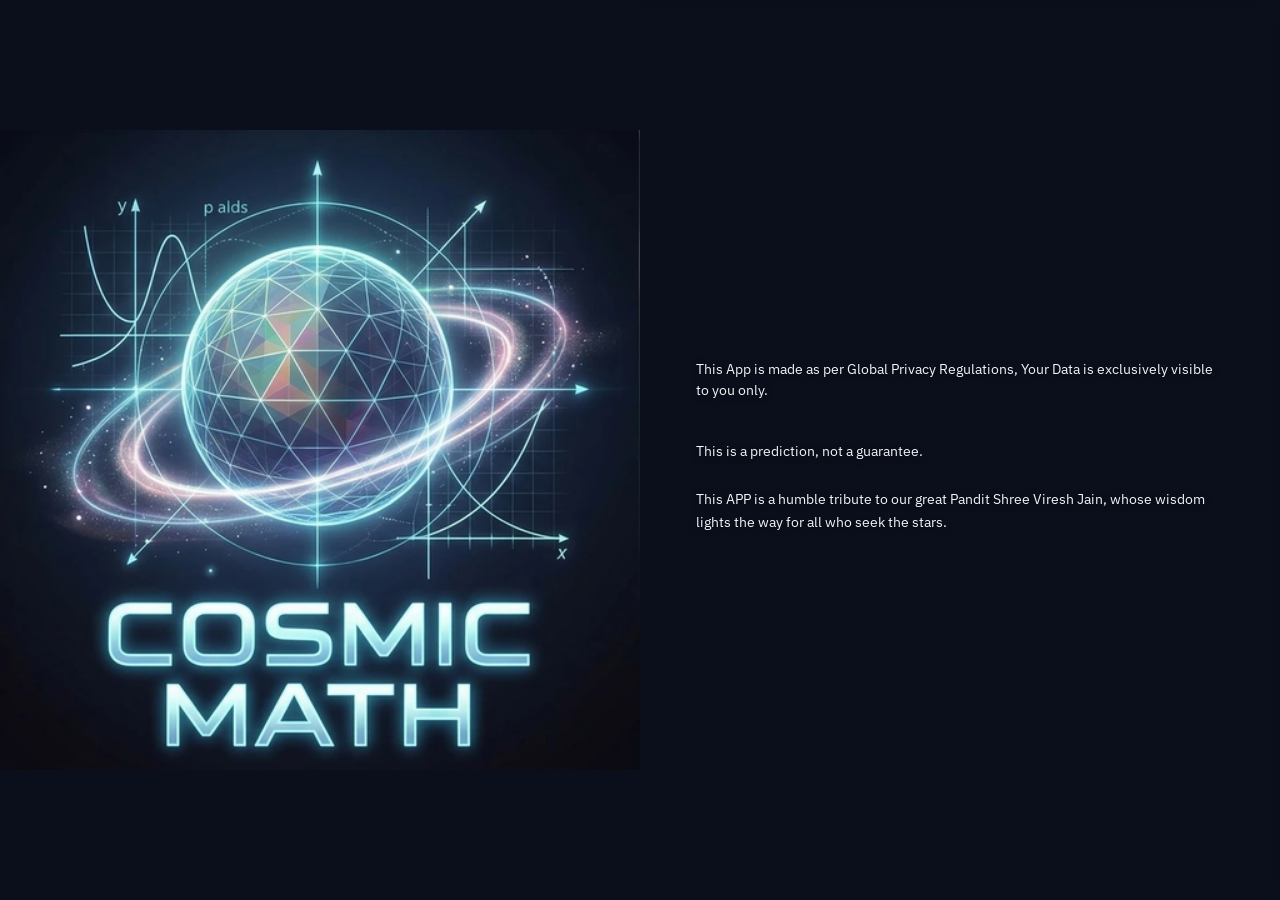
<file: index.html>
<!DOCTYPE html>
<html lang="en">
<head>
<meta charset="UTF-8" />
<meta name="viewport" content="width=device-width, initial-scale=1.0, viewport-fit=cover" />
<title>Cosmic Math</title>
<meta name="robots" content="noindex, nofollow" />
<link rel="manifest" href="manifest.webmanifest" />
<meta name="theme-color" content="#0B0D1F" />
<link rel="icon" type="image/png" sizes="48x48" href="icons/favicon-48.png" />
<link rel="icon" type="image/png" sizes="96x96" href="icons/favicon-96.png" />
<link rel="apple-touch-icon" href="icons/apple-touch-icon.png" />
<meta name="apple-mobile-web-app-capable" content="yes" />
<meta name="mobile-web-app-capable" content="yes" />
<meta name="apple-mobile-web-app-title" content="Cosmic Math" />
<link rel="preconnect" href="https://fonts.googleapis.com">
<link rel="preconnect" href="https://fonts.gstatic.com" crossorigin>
<link href="https://fonts.googleapis.com/css2?family=IBM+Plex+Sans:wght@400;500;600;700&family=Cormorant+Garamond:wght@500;600;700&display=swap" rel="stylesheet">
<link rel="stylesheet" href="style.css?v=66a01b1" />
<script src="https://accounts.google.com/gsi/client" async defer></script>
</head>
<body>
<div id="app"><p class="muted" style="padding:24px;">Loading…</p></div>
<script type="module" src="app.js?v=66a01b1"></script>
</body>
</html>
</file>
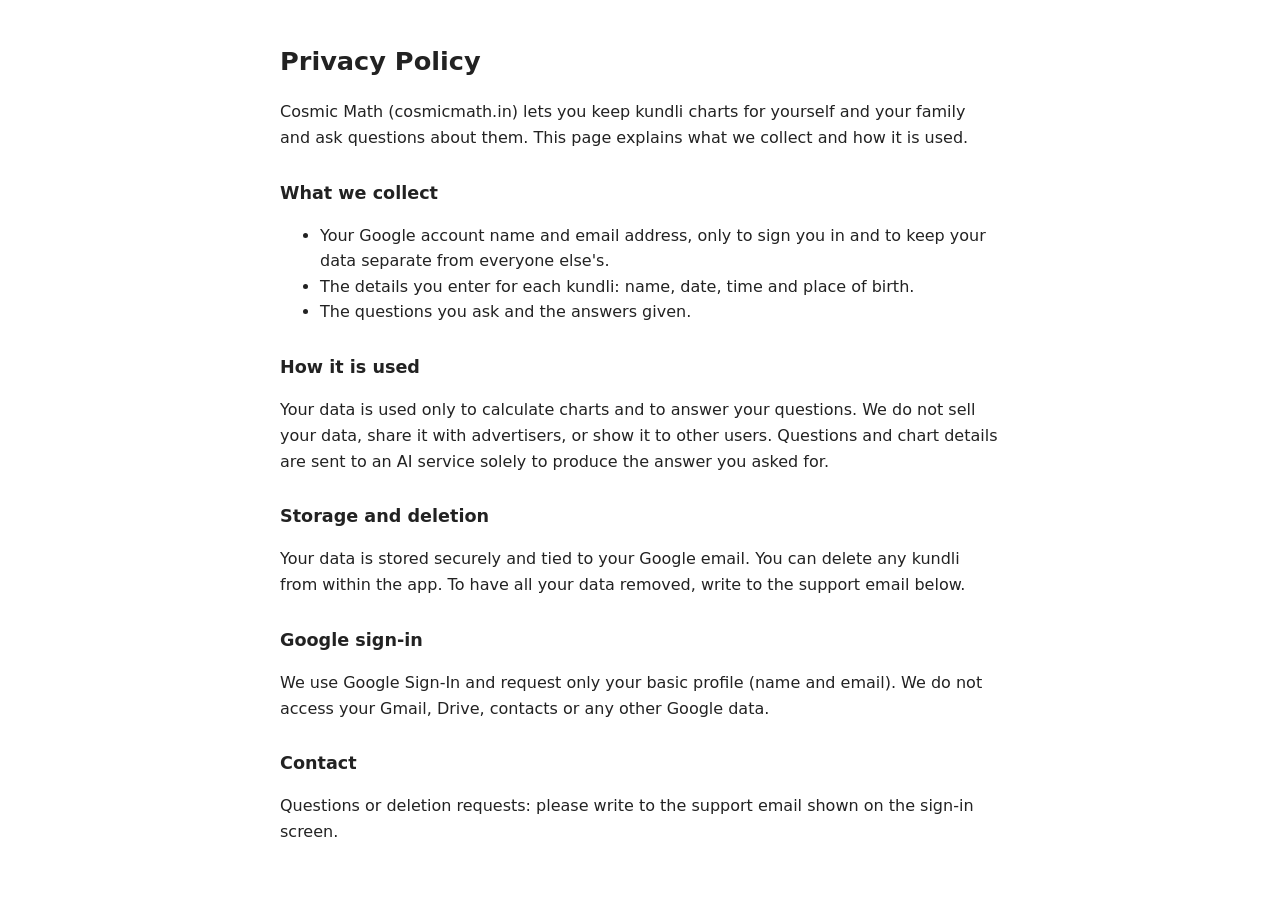
<file: privacy.html>
<!DOCTYPE html>
<html lang="en">
<head>
<meta charset="UTF-8" />
<meta name="viewport" content="width=device-width, initial-scale=1.0" />
<title>Privacy Policy - Cosmic Math</title>
<style>body{font-family:system-ui,sans-serif;max-width:720px;margin:0 auto;padding:24px 16px;line-height:1.6;color:#222}h1{font-size:1.6rem}h2{font-size:1.1rem;margin-top:1.6em}</style>
<link rel="icon" type="image/png" sizes="48x48" href="icons/favicon-48.png" />
<link rel="apple-touch-icon" href="icons/apple-touch-icon.png" />
</head>
<body>
<h1>Privacy Policy</h1>
<p>Cosmic Math (cosmicmath.in) lets you keep kundli charts for yourself and your family and ask questions about them. This page explains what we collect and how it is used.</p>
<h2>What we collect</h2>
<ul>
<li>Your Google account name and email address, only to sign you in and to keep your data separate from everyone else's.</li>
<li>The details you enter for each kundli: name, date, time and place of birth.</li>
<li>The questions you ask and the answers given.</li>
</ul>
<h2>How it is used</h2>
<p>Your data is used only to calculate charts and to answer your questions. We do not sell your data, share it with advertisers, or show it to other users. Questions and chart details are sent to an AI service solely to produce the answer you asked for.</p>
<h2>Storage and deletion</h2>
<p>Your data is stored securely and tied to your Google email. You can delete any kundli from within the app. To have all your data removed, write to the support email below.</p>
<h2>Google sign-in</h2>
<p>We use Google Sign-In and request only your basic profile (name and email). We do not access your Gmail, Drive, contacts or any other Google data.</p>
<h2>Contact</h2>
<p>Questions or deletion requests: please write to the support email shown on the sign-in screen.</p>
</body>
</html>
</file>
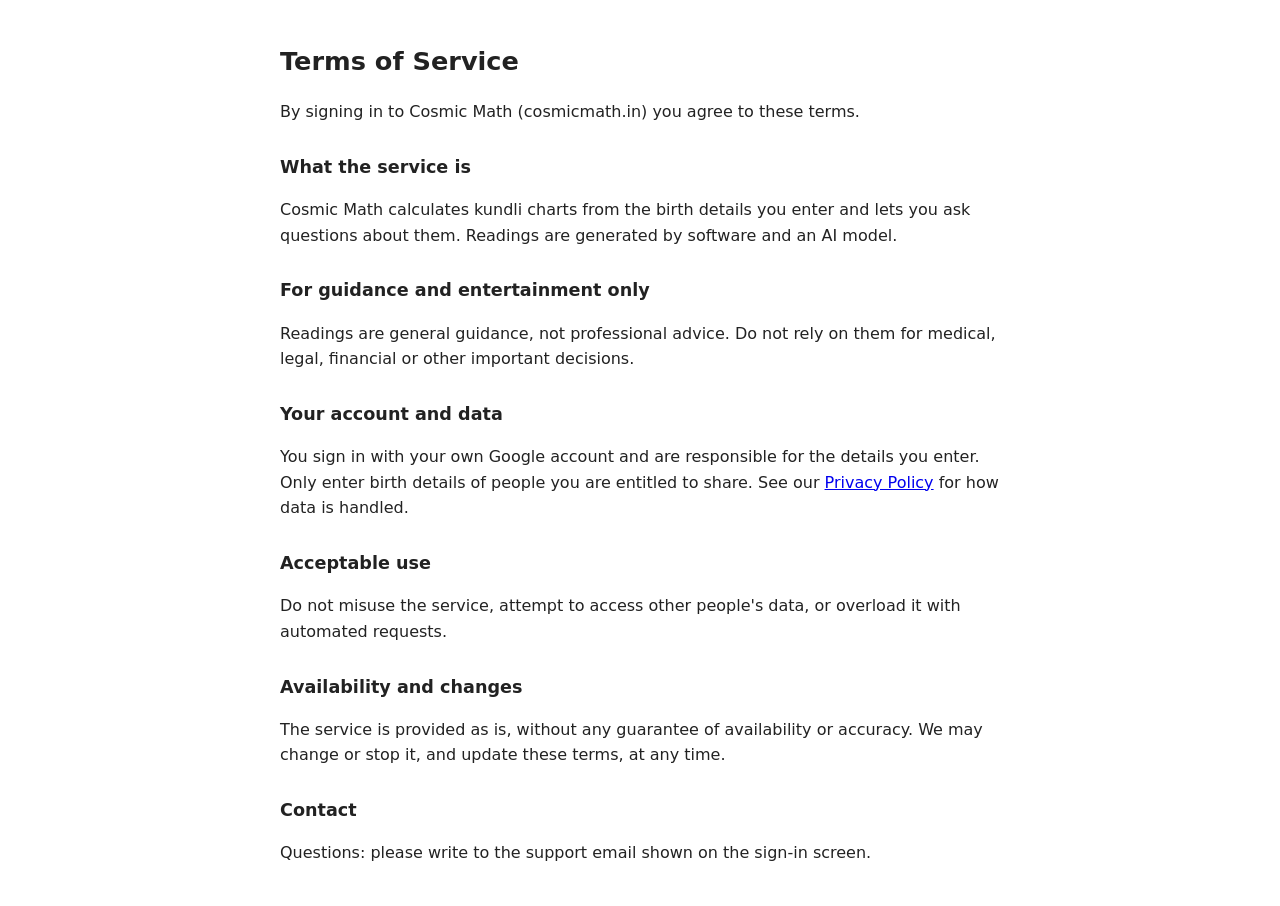
<file: terms.html>
<!DOCTYPE html>
<html lang="en">
<head>
<meta charset="UTF-8" />
<meta name="viewport" content="width=device-width, initial-scale=1.0" />
<title>Terms of Service - Cosmic Math</title>
<style>body{font-family:system-ui,sans-serif;max-width:720px;margin:0 auto;padding:24px 16px;line-height:1.6;color:#222}h1{font-size:1.6rem}h2{font-size:1.1rem;margin-top:1.6em}</style>
<link rel="icon" type="image/png" sizes="48x48" href="icons/favicon-48.png" />
<link rel="apple-touch-icon" href="icons/apple-touch-icon.png" />
</head>
<body>
<h1>Terms of Service</h1>
<p>By signing in to Cosmic Math (cosmicmath.in) you agree to these terms.</p>
<h2>What the service is</h2>
<p>Cosmic Math calculates kundli charts from the birth details you enter and lets you ask questions about them. Readings are generated by software and an AI model.</p>
<h2>For guidance and entertainment only</h2>
<p>Readings are general guidance, not professional advice. Do not rely on them for medical, legal, financial or other important decisions.</p>
<h2>Your account and data</h2>
<p>You sign in with your own Google account and are responsible for the details you enter. Only enter birth details of people you are entitled to share. See our <a href="privacy.html">Privacy Policy</a> for how data is handled.</p>
<h2>Acceptable use</h2>
<p>Do not misuse the service, attempt to access other people's data, or overload it with automated requests.</p>
<h2>Availability and changes</h2>
<p>The service is provided as is, without any guarantee of availability or accuracy. We may change or stop it, and update these terms, at any time.</p>
<h2>Contact</h2>
<p>Questions: please write to the support email shown on the sign-in screen.</p>
</body>
</html>
</file>
<file: style.css>
/* Standalone stylesheet for the public Kundli page. Opened by people outside
   the company, so it depends on nothing from the main SPA. Breakpoints follow
   the app: 900px / 600px. Night sky theme: the same tokens are mirrored for the
   in-app reading as .cm-night in frontend/assets/style.css, so change both together. */
:root {
  --bg: #0B0D1F; --surface: #151833; --ink: #EDEBFF; --ink-muted: #A6A3C4;
  --border: rgba(243, 213, 138, 0.14); --border-strong: rgba(243, 213, 138, 0.30);
  --accent: #E3B75C; --accent-ink: #F3D58A; --on-accent: #1A1530;
  --accent-soft: rgba(227, 183, 92, 0.14); --danger: #FF8A8A; --danger-bg: rgba(255, 107, 107, 0.14);
  --ok: #6FD39B; --bad: #FF8A8A;
  --font-ui: 'IBM Plex Sans', -apple-system, BlinkMacSystemFont, 'Segoe UI', sans-serif;
  --font-serif: 'Cormorant Garamond', Georgia, 'Times New Roman', serif;
  --radius-md: 12px; --radius-lg: 18px;
  color-scheme: dark;
}
* { box-sizing: border-box; }
/* A fixed gradient behind the whole page, so short screens never show a flat edge. */
body { margin: 0; font-family: var(--font-ui); color: var(--ink); background: #0B0D1F radial-gradient(circle at 20% 0%, #2a2560 0, #0B0D1F 55%) fixed; min-height: 100vh; }
.wrap { max-width: 760px; margin: 0 auto; padding: 16px 16px calc(40px + env(safe-area-inset-bottom)); }
.top { display: flex; align-items: center; justify-content: space-between; gap: 12px; margin-bottom: 8px; }
.top h1 { font-size: 26px; margin: 0; font-family: var(--font-serif); font-weight: 600; color: var(--accent-ink); }
.panel { background: rgba(255, 255, 255, 0.06); backdrop-filter: blur(10px); -webkit-backdrop-filter: blur(10px); border: 1px solid var(--border); border-radius: var(--radius-lg); padding: 18px; margin-top: 14px; }
.panel h2 { font-size: 20px; margin: 0 0 10px; font-family: var(--font-serif); font-weight: 600; color: var(--accent-ink); }
p.muted { color: var(--ink-muted); font-size: 14px; line-height: 1.5; margin: 6px 0; }
p.error { color: var(--danger); background: var(--danger-bg); border-radius: var(--radius-md); padding: 10px 12px; font-size: 14px; }
label { display: block; font-size: 13px; font-weight: 600; margin-top: 12px; margin-bottom: 4px; color: var(--ink-muted); }
input, select, textarea { width: 100%; padding: 10px 12px; font-size: 16px; font-family: var(--font-ui); border: 1px solid var(--border-strong); border-radius: var(--radius-md); background: rgba(255, 255, 255, 0.07); color: var(--ink); }
input::placeholder, textarea::placeholder { color: var(--ink-muted); }
input:focus, select:focus, textarea:focus { outline: 2px solid var(--accent); outline-offset: 1px; }
button { font-family: var(--font-ui); font-size: 15px; font-weight: 600; padding: 10px 16px; border-radius: var(--radius-md); border: 1px solid transparent; cursor: pointer; min-height: 40px; }
button:disabled { opacity: 0.55; cursor: default; }
.btn-primary { background: var(--accent); color: var(--on-accent); }
.btn-secondary { background: rgba(255, 255, 255, 0.06); color: var(--ink); border-color: var(--border-strong); }
.btn-danger { background: var(--surface); color: var(--danger); border-color: var(--danger); }
.btn-small { font-size: 13px; padding: 6px 12px; min-height: 32px; }
.btn-link { background: none; border: 0; color: var(--accent); padding: 4px 0; min-height: 0; font-weight: 500; }
.signin { display: flex; flex-direction: column; align-items: center; gap: 14px; padding: 28px 8px; text-align: center; }
.row { display: grid; grid-template-columns: 1fr 1fr; gap: 12px; }
.tiles { display: grid; grid-template-columns: repeat(auto-fill, minmax(220px, 1fr)); gap: 12px; margin-top: 12px; }
.tile { background: rgba(255, 255, 255, 0.06); border: 1px solid var(--border-strong); border-radius: var(--radius-md); padding: 14px; }
.tile--pick, .tile[data-select] { cursor: pointer; }
.tile--selected { border-color: var(--accent); background: var(--accent-soft); }
.tile:hover, .tile:focus-visible { border-color: var(--accent); outline: none; }
.tile b { display: block; margin-bottom: 4px; overflow-wrap: anywhere; }
.actions { display: flex; flex-wrap: wrap; gap: 8px; margin-top: 16px; }

/* The logo in its original colours, translucent: the picture and the area around it are one pre-blended surface, so no edge shows, wide or tall. */
.thread { display: flex; flex-direction: column; gap: 10px; max-height: 60vh; min-height: 120px; overflow-y: auto; padding: 12px 10px; border-radius: var(--radius-lg); background: rgba(255, 255, 255, 0.04); border: 1px solid var(--border); }
.thread > .hint { color: var(--ink-muted); }
.msg { max-width: 85%; padding: 10px 14px; border-radius: var(--radius-lg); overflow-wrap: anywhere; }
.msg p { margin: 0; line-height: 1.5; white-space: pre-line; }
.msg p + p { margin-top: 8px; }
.msg--me { align-self: flex-end; background: var(--accent); color: var(--on-accent); border-bottom-right-radius: 4px; }
.msg--pandit { align-self: flex-start; background: var(--surface); border: 1px solid var(--border-strong); border-bottom-left-radius: 4px; }
.msg h4 { margin: 22px 0 4px; font-size: 12px; text-transform: uppercase; letter-spacing: 0.12em; color: var(--accent-ink); }
.msg .bt-note { color: var(--ink); font-weight: 400; }
.msg h4.h--main { color: var(--ink); }
.msg h4:first-child { margin-top: 0; }
.msg .basis { color: var(--ink); font-weight: 400; }
.msg .del { margin-top: 6px; font-size: 12px; color: var(--ink-muted); }
.msg-actions { display: flex; justify-content: space-between; align-items: center; gap: 12px; }
.msg-actions .del { margin-top: 0; min-height: 40px; padding: 8px 6px; }
#voiceOn[aria-pressed="false"] { opacity: .55; }
.hint { margin: auto; text-align: center; }
.composer { display: flex; align-items: flex-end; gap: 8px; margin-top: 10px; }
.composer textarea { flex: 1; min-width: 0; resize: none; max-height: 140px; }

.chart { display: grid; grid-template-columns: repeat(4, 1fr); gap: 2px; background: var(--border-strong); border: 2px solid var(--border-strong); max-width: 420px; margin: 8px 0; }
.chart .cell { background: var(--surface); min-height: 68px; padding: 4px; font-size: 13px; font-weight: 600; overflow-wrap: anywhere; }
.chart .cell small { display: block; font-weight: 400; color: var(--ink-muted); font-size: 11px; }
.chart .cell.lagna { background: #2b2748; }
.chart .center { grid-column: 2 / 4; grid-row: 2 / 4; background: var(--surface); display: flex; align-items: center; justify-content: center; text-align: center; font-size: 13px; color: var(--ink-muted); }
.table-scroll { overflow-x: auto; }
table { border-collapse: collapse; width: 100%; font-size: 13px; }
th, td { text-align: left; padding: 6px 8px; border-bottom: 1px solid var(--border); white-space: nowrap; }
details summary { cursor: pointer; font-weight: 600; padding: 6px 0; }

@media (max-width: 600px) {
  .row { grid-template-columns: 1fr; }
  .msg { max-width: 92%; }
  .thread { max-height: 55vh; }
}

.tools { display: flex; align-items: center; gap: 8px; flex-wrap: nowrap; justify-content: flex-end; }
.tools select, .tools .btn-small { width: auto; flex: 0 0 auto; white-space: nowrap; }
.tools [hidden] { display: none; }
body.locked { overflow: hidden; }
.chat.full { position: fixed; inset: 0; z-index: 20; margin: 0; border-radius: 0; height: 100vh; height: 100dvh; display: flex; flex-direction: column; border: 0; }
.chat.full .thread { flex: 1; max-height: none; }

.send-col { display: flex; flex-direction: row; align-items: center; gap: 12px; }
.mic { flex: none; min-width: 44px; min-height: 44px; padding: 0; border-radius: 22px; font-size: 18px; line-height: 1; }
.mic--on { background: #C0392B; border-color: #C0392B; color: #fff; animation: mic-pulse 1.1s ease-in-out infinite; }
@keyframes mic-pulse { 50% { box-shadow: 0 0 0 8px rgba(192, 57, 43, 0.25); } }
.combine-tick input { width: auto; margin: 0; }
.combine-tick { display: flex; align-items: center; gap: 6px; font-size: 0.85em; cursor: pointer; white-space: nowrap; }
.pick { display: flex; align-items: center; gap: 8px; margin: 6px 0; font-size: 15px; font-weight: 500; color: var(--ink); }
.pick input { width: 18px; height: 18px; flex: none; }
.picker .actions { margin-top: 10px; }

.perperson { margin: 8px 0 0; padding-left: 18px; line-height: 1.5; }
.perperson li { margin: 3px 0; }

.footer-actions { display: flex; flex-wrap: wrap; justify-content: center; gap: 8px; margin: 24px 0 8px; }
@media (max-width: 600px) {
  /* Both buttons share one row; the labels wrap onto two lines instead of pushing one button down. */
  .footer-actions { flex-wrap: nowrap; }
  .footer-actions .btn-secondary, .footer-actions .btn-primary { flex: 1 1 0; min-width: 0; padding-left: 10px; padding-right: 10px; font-size: 13px; line-height: 1.25; }
}

.signout { display: inline-flex; align-items: center; gap: 8px; }
.avatar { width: 24px; height: 24px; border-radius: 50%; object-fit: cover; flex: none; }
.avatar--initial { display: inline-flex; align-items: center; justify-content: center; background: var(--accent); color: var(--on-accent); font-size: 12px; font-weight: 600; }


/* The Started and Changes lines under Current period are reference detail: small and grey. */
.msg p.pline b { color: var(--ink-muted); }

.installpop { position: fixed; inset: 0; z-index: 40; display: flex; align-items: center; justify-content: center; padding: 24px; background: rgba(0,0,0,.5); }
.installpop-card { width: 100%; max-width: 340px; background: var(--surface); border-radius: 16px; padding: 24px 20px 20px; text-align: center; box-shadow: 0 10px 40px rgba(0,0,0,.3); }
.installpop-card img { border-radius: 14px; margin-bottom: 8px; }
.installpop-card h2 { margin: 0 0 6px; font-size: 20px; }
.installpop-card p { margin: 0 0 16px; font-size: 15px; line-height: 1.45; }

@media (max-width: 600px) {
  /* Title and the three buttons stay on one row in the chat header, also in full screen. */
  .chat .top { flex-wrap: nowrap; gap: 6px; }
  .chat .top h2 { font-size: 15px; white-space: nowrap; }
  .chat .tools { flex-wrap: nowrap; gap: 4px; }
  .chat .tools .btn-small { padding: 6px 8px; font-size: 12px; white-space: nowrap; }
}
@media (max-width: 400px) { .chat.full .tools .lg { display: none; } }
/* The footer already has the language button; the header one is for full screen, where the footer is out of reach. */
.chat:not(.full) #langTop { display: none; }

.msg .disc { margin-top: 18px; }

.suit-form { display: flex; gap: 8px; flex-wrap: wrap; margin: 10px 0; }
.suit-form select { flex: 0 0 auto; }
.suit-form input { flex: 1 1 180px; min-width: 0; }
.suit-out { max-width: none; margin-top: 10px; }
.suit-out h4 { margin-top: 18px; }
.suit-out p + p { margin-top: 8px; }

.sugg { display: flex; flex-wrap: wrap; gap: 8px; margin-top: 10px; }
.sugg-chip { border: 1px solid currentColor; background: transparent; color: inherit; border-radius: 999px; padding: 6px 12px; font: inherit; font-size: 0.85rem; cursor: pointer; text-align: left; opacity: .85; }
.sugg-chip:hover { opacity: 1; }
.sugg[hidden] { display: none; }

/* Sign-in: the artwork fills the whole viewport at its original colours (no overlay); the content sits on top. Fixed on desktop; on phones it is a block above the text; contain keeps the square artwork unzoomed on its own dark edge colour. */
.signin { position: relative; isolation: isolate; min-height: 420px; justify-content: flex-start; }
.signin::before { content: ''; flex: none; align-self: center; width: 100vw; aspect-ratio: 1; margin: 0; background: #0b0f1c url('icons/icon-512.png') center / contain no-repeat; }
.signin h1, .signin p, .signin .btn-link { color: #f1f5f9; text-shadow: 0 1px 6px rgba(0,0,0,.7); }
.signin p.error { color: var(--danger); text-shadow: none; }
.signin .tribute { font-family: var(--font-ui); font-style: normal; font-size: 14px; line-height: 1.6; max-width: 34ch; margin-top: 6px; }

.fu { margin: 12px 0 8px; padding: 12px; border-radius: var(--radius-md); border: 1px dashed var(--border-strong); }
.fu p { margin: 0 0 8px; font-weight: 500; }
.fu-chips { display: flex; flex-wrap: wrap; gap: 8px; }
.fu-chip { border: 1px solid var(--border-strong); background: rgba(255, 255, 255, 0.06); color: var(--ink); border-radius: 999px; padding: 6px 12px; font: inherit; font-size: 0.85rem; cursor: pointer; text-align: left; }
.fu-chip:hover { border-color: var(--accent); background: var(--accent-soft); }
.fu--old { margin-top: 8px; }
.ideas { max-height: 60vh; overflow-y: auto; }
.ideas details { margin: 8px 0; }
.ideas summary { cursor: pointer; font-weight: 600; padding: 6px 0; }
.ideas .fu-chips { padding: 4px 0 8px; }
.ideas-btn { font-style: italic; font-family: Georgia, serif; min-width: 32px; }
.fu-chip[aria-pressed="true"] { border-color: var(--accent); background: var(--accent-soft); }

/* Phone: a bigger question box on its own row, with Combine family above the full-width Send button. */
@media (max-width: 600px) {
  .composer { flex-direction: column; align-items: stretch; }
  .composer textarea { min-height: 96px; max-height: 200px; }
  .send-col { flex-direction: column; align-items: stretch; gap: 8px; }
  .send-col button { width: 100%; }
}

/* Desktop sign-in: artwork on the left half, text on the right half. Phones keep the single centred layout. */
@media (max-width: 899px) {
  .wrap:has(.signin) { background: #0b0f1c; min-height: 100vh; overflow-x: hidden; padding: 0; }
  .panel:has(.signin) { background: transparent; border: 0; margin: 0; padding: 0; border-radius: 0; }
  .signin { padding: 0 16px 28px; }
  /* Phones: sign-in on the left, the explanatory text on the right, under the image. */
  .signin { display: grid; grid-template-columns: 124px minmax(0, 1fr); column-gap: 10px; row-gap: 10px; align-items: start; text-align: left; }
  .signin::before { grid-column: 1 / -1; width: auto; margin: 0 -16px 8px; }
  .signin .s-act { grid-column: 1; grid-row: 2; align-self: center; display: flex; flex-direction: column; align-items: center; text-align: center; }
  .signin .s-intro { grid-column: 2; grid-row: 2; margin: 0; font-size: 13px; }
  .signin .s-rest { grid-column: 1 / -1; grid-row: 3; text-align: center; }
  .signin .s-rest p { margin: 0 0 8px; font-size: 13px; }
  .signin .s-rest .tribute { font-size: 13px; line-height: 1.5; max-width: none; text-align: center; }
  /* Full-width greedy wrapping keeps the tribute to as few rows as the width allows. */
  .signin .tribute { text-wrap: wrap; width: 100%; text-align: center; }
}
@media (min-width: 900px) {
  .wrap:has(.signin) { max-width: none; padding: 0; min-height: 100vh; background: #0b0f1c; }
  .panel:has(.signin) { margin: 0; padding: 0; border: 0; border-radius: 0; background: transparent; }
  .signin { min-height: 100vh; width: 50%; margin-left: 50%; box-sizing: border-box; padding: 48px 56px; justify-content: center; align-items: flex-start; text-align: left; }
  .signin::before { position: fixed; top: 0; left: 0; width: 50%; height: 100vh; aspect-ratio: auto; margin: 0; z-index: -1; }
  .signin .tribute { max-width: none; }
}

/* The artwork already carries the name; keep the heading for screen readers only. */
.sr-only { position: absolute; width: 1px; height: 1px; overflow: hidden; clip: rect(0 0 0 0); white-space: nowrap; }

/* Desktop keeps the original stacked order: the grouping wrappers vanish. */
@media (min-width: 900px) { .signin .s-act, .signin .s-rest { display: contents; } }

/* Gemstone cards: one per stone, label/value rows that stack on a phone */
.gem { margin-top: var(--sp-2, 8px); padding: 10px 12px; border: 1px solid var(--border, rgba(128,128,128,.3)); border-radius: 10px; }
.gem-title { margin: 0 0 6px; font-size: 1rem; }
.gem-rows { display: grid; grid-template-columns: 8.5rem 1fr; gap: 4px 10px; margin: 0; }
.gem-rows dt { font-weight: 700; color: var(--accent-ink); }
.gem-rows dd { margin: 0; overflow-wrap: anywhere; }
.gem-avoid { margin-top: var(--sp-2, 8px); }
@media (max-width: 600px) { .gem-rows { grid-template-columns: 1fr; gap: 0; } .gem-rows dd { margin-bottom: 6px; } }

/* Time not known + rectification */
.timebanner { display: flex; flex-wrap: wrap; align-items: center; justify-content: space-between; gap: 8px; margin-top: 8px; padding: 10px 12px; border: 1px solid var(--border, rgba(128,128,128,.3)); border-radius: 10px; }
.tu { display: flex; align-items: center; gap: 6px; margin-top: 6px; font-size: .9rem; }
.rect-row { display: grid; grid-template-columns: 1fr 9.5rem auto; gap: 6px; margin-top: 6px; }
.rect-use { display: flex; gap: 8px; align-items: center; flex-wrap: wrap; margin-top: 6px; }
.rect-events { margin: 6px 0 0; padding-left: 18px; font-size: .9rem; }
.rect-conf { margin: 12px 0 0; }
@media (max-width: 600px) { .rect-row { grid-template-columns: 1fr auto; } .rect-row .rect-kind { grid-column: 1 / -1; } }

/* Live place-of-birth check */
.place-status { margin: 4px 0 0; font-size: .9rem; }
.place-status--ok { color: var(--ok); }
.place-status--bad { color: var(--danger, #C23D3D); }
.place-status--check { color: var(--ink, inherit); }
.place-status--wait { opacity: .7; }
.place-chips { display: flex; flex-wrap: wrap; gap: 6px; margin-top: 6px; }
.place-chip { padding: 6px 10px; border: 1px solid var(--border-strong, rgba(128,128,128,.4)); border-radius: 999px; background: transparent; color: inherit; font: inherit; font-size: .85rem; cursor: pointer; text-align: left; width: auto; }
@media (pointer: coarse) { .place-chip { padding: 10px 12px; } }

/* Muhurta card: best day and hour for an activity */
.msg .muh-day { margin: 8px 0; padding: 8px 10px; border-left: 3px solid var(--accent, #c9a227); background: rgba(201, 162, 39, 0.08); border-radius: 4px; }
.msg .muh-day ul { margin: 4px 0; padding-left: 18px; }
.msg .muh-why { font-size: 0.85em; opacity: 0.75; }
.msg .muh-grid { display: grid; grid-template-columns: repeat(auto-fill, minmax(150px, 1fr)); gap: 2px 10px; list-style: none; padding: 0; margin: 4px 0; font-size: 0.85em; }
.msg .muh-best, .msg .muh-good { color: var(--ok); }
.msg .muh-bad { color: var(--bad); }
@media (max-width: 600px) { .msg .muh-grid { grid-template-columns: repeat(2, 1fr); } }

/* Night sky, phone polish: thumb-sized targets, a composer that stays in reach, and room for the home indicator. */
@media (pointer: coarse) { button, .btn-small { min-height: 44px; } .btn-link { min-height: 0; } }
@media (max-width: 600px) {
  .composer { position: sticky; bottom: 0; z-index: 5; margin: 10px -18px -18px; padding: 10px 18px calc(10px + env(safe-area-inset-bottom)); background: linear-gradient(to top, #0B0D1F 70%, rgba(11, 13, 31, 0)); }
  .chat.full .composer { margin: 10px -16px 0; }
  .msg { font-size: 15px; }
}

/* Bottom tab bar on a person's screen. Phones and tablets only: wide screens show every pane and no bar. */
.tabbar { display: none; }
@media all {
  :root { --tabbar-h: 62px; }
  .wrap--tabs { padding-bottom: calc(var(--tabbar-h) + 28px + env(safe-area-inset-bottom)); }
  .pane--off { display: none; }
  .tabbar { display: flex; position: fixed; left: 0; right: 0; bottom: 0; z-index: 30; padding-bottom: env(safe-area-inset-bottom); background: rgba(11, 13, 31, 0.92); backdrop-filter: blur(12px); -webkit-backdrop-filter: blur(12px); border-top: 1px solid var(--border-strong); }
  .tabbar button { flex: 1; display: flex; flex-direction: column; align-items: center; justify-content: center; gap: 3px; min-height: var(--tabbar-h); padding: 6px 0; background: none; border: 0; border-radius: 0; color: var(--ink-muted); font-size: 11px; font-weight: 500; }
  .tabbar svg { width: 22px; height: 22px; fill: none; stroke: currentColor; stroke-width: 1.7; stroke-linecap: round; stroke-linejoin: round; }
  .tabbar button[aria-current="page"] { color: var(--accent-ink); }
  /* Full-screen chat covers the bar; the composer then sits at the very bottom. */
  .wrap--tabs .composer { bottom: calc(var(--tabbar-h) + env(safe-area-inset-bottom)); padding-bottom: 10px; }
  .wrap--tabs .chat.full .composer { bottom: 0; padding-bottom: calc(10px + env(safe-area-inset-bottom)); }
}

/* Tabs on every screen: the list of people is the Person tab. Edit and Delete live on its tiles, and Change picks another person. */
.change-person { display: none; }
.tile-actions { display: flex; gap: 8px; margin-top: 8px; }
.pick-prompt { margin: 6px 0; padding: 10px 12px; border-radius: var(--radius-md); background: var(--accent-soft); color: var(--accent-ink); font-weight: 600; font-size: 15px; }
@media all {
  #back { display: none; }
  .change-person { display: inline-flex; align-items: center; }
}

/* On the tabs only the name shows; Edit, Delete, the me tick, birth details and the birth-time help live on the Person tab. */
.tile--pick { padding: 16px; font-size: 17px; }
.tile-note { display: block; margin-top: 8px; font-size: 13px; color: var(--ink-muted); }
@media all { .born-line, .timebanner { display: none; } }

/* Phones and tablets: the Ask tab is a full-screen, WhatsApp-style chat, name and Clear chat on top, composer on the bottom,
   with the tab bar kept under it. No boxes. Wide screens keep the boxed chat. */
.chat-title-name { display: none; }
@media all {
  .chat-title-wide, #langTop, #full { display: none; }
  .chat-title-name { display: inline; }
  .wrap--tabs .chat.full { bottom: calc(var(--kb, 0px) + var(--tabbar-h) + env(safe-area-inset-bottom)); height: auto; background: #0B0D1F radial-gradient(circle at 20% 0%, #2a2560 0, #0B0D1F 60%); backdrop-filter: none; -webkit-backdrop-filter: none; padding: 10px 12px 0; }
  .wrap--tabs .chat.full > .top { margin: 0 0 6px; }
  .wrap--tabs .chat.full > .top h2 { font-size: 24px; }
  .wrap--tabs .chat.full .thread { background: none; border: 0; padding: 4px 0; }
  .wrap--tabs .chat.full .composer { position: static; flex-direction: row; flex-wrap: wrap; align-items: flex-end; gap: 8px; margin: 6px 0 0; padding: 6px 0 8px; background: none; }
  .wrap--tabs .chat.full .composer textarea { flex: 1 1 0; min-width: 0; min-height: 44px; max-height: 120px; border-radius: 22px; padding: 11px 16px; }
  .wrap--tabs .chat.full .send-col { display: contents; }
  .wrap--tabs .chat.full .send-col #mic { order: 1; width: 44px; flex: none; }
  .wrap--tabs .chat.full .send-col #send { order: 2; width: auto; flex: none; min-height: 44px; padding: 0 20px; border-radius: 22px; }
  .wrap--tabs .chat.full .combine-tick { order: 3; flex: 1 0 100%; font-size: 12px; opacity: .8; }
}

/* Change (pick another person) sits in the Ask header on phones and tablets only. */
.chat-change { display: none; }
@media all { .chat.full .chat-change { display: inline-flex; align-items: center; } }

/* While typing the tab bar hides behind the keyboard and the chat ends right at it, so only the message box shows. */
@media all {
  body.typing .tabbar { display: none; }
  body.typing .wrap--tabs .chat.full { bottom: var(--kb, 0px); }
}

/* Home: a header with Language and Sign out together, compact two-row person tiles, a two-row forecast panel, and Add a birth chart above Feedback. */
.top-tools { display: flex; align-items: center; gap: 6px; flex: none; }
.tile--compact { display: grid; grid-template-columns: minmax(0, 1fr) auto; gap: 2px 10px; align-items: center; padding: 10px 12px; }
.tile--compact .tile-name { margin: 0; overflow-wrap: anywhere; }
.tile--compact .tile-actions { margin: 0; grid-column: 2; grid-row: 1; }
.tile--compact .tile-line { grid-column: 1; grid-row: 2; font-size: 13px; line-height: 1.3; }
.tile--compact .mine-tick { grid-column: 2; grid-row: 2; justify-self: end; margin: 0; font-size: 13px; white-space: nowrap; }
.tile--compact .tile-note { grid-column: 1 / -1; grid-row: 3; margin-top: 2px; }
.tile--compact .btn-small { min-height: 32px; padding: 3px 10px; font-size: 13px; }
.tiles .tile--compact { margin: 0; }
.notify { padding: 10px 14px; }
.notify-row { display: flex; align-items: center; justify-content: space-between; gap: 10px; }
.notify-row h2 { margin: 0; font-size: 18px; }
.notify-row p { margin: 0; font-size: 13px; line-height: 1.35; }
.notify .btn-small { min-height: 32px; padding: 3px 12px; font-size: 13px; flex: none; }
.notify-row--text { margin-top: 4px; }
.notify .error { margin: 6px 0 0; }
/* Add a birth chart sits in front of the one-line description, and the pinned row carries the forecast button beside Feedback. */
.intro-row { display: flex; align-items: stretch; gap: 12px; margin: 0; }
.top--home { margin-bottom: 12px; }
.intro-row p { margin: 0; flex: 1 1 auto; min-width: 0; }
.intro-row p { display: flex; align-items: center; line-height: 1.3; }
.intro-row .btn-small { flex: none; width: 104px; padding: 4px 8px; line-height: 1.25; text-align: center; }
.dock-note { display: flex; flex-wrap: wrap; align-items: center; gap: 4px 10px; margin: 0 0 6px; font-size: 12px; line-height: 1.3; }
.dock-note .btn-link { font-size: 12px; }
/* Information is the main action, so it takes about two thirds of the row; Feedback is the small one. Same row and height (flex stretch). */
.home-dock .footer-actions { flex-wrap: nowrap; align-items: stretch; }
.home-dock .footer-actions .btn-primary { flex: 2 1 0; min-width: 0; max-width: none; display: flex; align-items: center; justify-content: center; }
.home-dock .footer-actions .btn-secondary { flex: 1 1 0; min-width: 0; max-width: none; padding-left: 8px; padding-right: 8px; font-size: 12px; line-height: 1.2; }
@media (max-width: 600px) { .top--home h1 { font-size: 22px; } .top--home .btn-small { padding: 6px 10px; } }

/* Home on phones and tablets: the Add a birth chart / Feedback row stays at the bottom, above the tab bar, while the people and the forecast panel scroll. */
@media all {
  .home-dock { position: fixed; left: 0; right: 0; bottom: calc(var(--tabbar-h) + env(safe-area-inset-bottom)); z-index: 9; padding: 8px 16px 12px; background: linear-gradient(to top, #0B0D1F 78%, rgba(11, 13, 31, 0)); }
  .home-dock-inner { max-width: 728px; margin: 0 auto; }
  .home-dock .footer-actions { margin: 0; }
  .wrap--tabs.wrap--home { padding-bottom: calc(var(--tabbar-h) + var(--dock-h, 170px) + 8px + env(safe-area-inset-bottom)); display: flex; flex-direction: column; min-height: 100vh; min-height: 100dvh; }
  /* With few people the forecast panel sits at the bottom, just above the pinned row; with many it simply follows the list. It is not pinned. */
  .wrap--home .notify { margin-top: auto; }
  .wrap--home .tiles, .wrap--home > .panel:not(.notify) { margin-bottom: 14px; }
}
/* A date box is blank on phones, so its label is written above it instead of living in a tooltip. */
.suit-field { flex: 1 1 180px; display: flex; flex-direction: column; gap: 4px; font-size: 13px; opacity: .85; }
.suit-field input { flex: none; width: 100%; }
.suit-form .suit-go { align-self: flex-end; }

/* Desktop: the phone layout, but spread across the whole screen instead of a narrow centred column. */
@media (min-width: 1000px) {
  .wrap { max-width: none; padding: 24px clamp(32px, 4vw, 72px) 56px; }
  .wrap--tabs.wrap--home { padding-bottom: calc(var(--tabbar-h) + var(--dock-h, 170px) + 8px + env(safe-area-inset-bottom)); }
  .home-dock { padding-left: clamp(32px, 4vw, 72px); padding-right: clamp(32px, 4vw, 72px); }
  .home-dock-inner { max-width: none; }
  .tiles { grid-template-columns: repeat(auto-fill, minmax(280px, 1fr)); gap: 16px; }
  .msg { max-width: min(78%, 900px); }
  .chart { max-width: 520px; }
}

/* "Was this right?" row under an answer about the past */
.fb { display: flex; flex-wrap: wrap; align-items: center; gap: 8px; margin-top: 12px; font-size: 13px; }
.fb-q { width: 100%; color: var(--ink-muted); }
.fb-btn { min-height: 40px; padding: 6px 14px; border-radius: 999px; border: 1px solid var(--border-strong); background: transparent; color: var(--ink); font: inherit; cursor: pointer; }
.fb-btn.is-on { background: var(--accent); color: var(--on-accent); border-color: var(--accent); }
.fb-btn:disabled { opacity: 0.6; cursor: default; }
.fb-thanks { width: 100%; color: var(--ink-muted); font-size: 12px; }

/* Benefits and Cautions lists in the name, mobile and company checks */
.bc-sub { margin: 12px 0 2px; font-weight: 600; color: var(--accent-ink); }
.bc-h { margin: 6px 0 2px; }
.bc-list { margin: 0 0 6px; padding-left: 20px; }
.bc-list li { margin: 2px 0; line-height: 1.4; }

/* Company growth line */
.growth { margin: 12px 0 4px; }
.growth-pick { display: flex; align-items: center; gap: 8px; margin: 4px 0 6px; font-size: 14px; }
.growth-sel { width: auto; min-height: 36px; }
.growth-span svg { display: block; max-width: 420px; }
.growth-span[hidden] { display: none; }

/* Money and health trend under an answer */
.trend { margin: 10px 0 4px; }
.trend-h { margin: 0 0 2px; font-size: 14px; }
.trend svg { display: block; max-width: 420px; }
.trend-note { margin: 4px 0 0; font-size: 12px; }
.suit-step { margin: 6px 0; }
.suit-more summary { cursor: pointer; font-weight: 600; margin: 6px 0; }

/* Notifications tile on Kundli Home: today's forecast and any Amavasya, Purnima or grahan that is still valid. */
.notice { border-top: 1px solid var(--border); padding: 8px 0; }
.notice:first-of-type { border-top: 0; padding-top: 0; }
.notice summary { cursor: pointer; font-weight: 600; color: var(--accent-ink); line-height: 1.4; overflow-wrap: anywhere; }
.notice--sky summary { color: var(--ink); }
.notice p { margin: 6px 0 0; font-size: 14px; line-height: 1.5; overflow-wrap: anywhere; }

.notif-switch { display: flex; align-items: center; justify-content: space-between; gap: 12px; flex-wrap: wrap; }
.notif-help { margin: 4px 0 10px; font-size: 13px; }

/* Count of unseen notices on the Notifications button. */
.notify-badge { display: inline-flex; align-items: center; justify-content: center; min-width: 20px; height: 20px; padding: 0 6px; margin-left: 8px; border-radius: 10px; background: #E5484D; color: #fff; font-size: 12px; font-weight: 700; line-height: 1; vertical-align: middle; }
.notify-badge[hidden] { display: none; }

.notif-h { font-family: var(--font-serif); font-size: 18px; font-weight: 600; margin: 16px 0 6px; color: var(--accent-ink); }
.debt-now { display: inline-block; margin-left: 6px; padding: 1px 8px; border-radius: 10px; background: var(--accent-soft); color: var(--accent-ink); font-size: 11px; font-weight: 600; vertical-align: middle; }

/* Notifications as square tiles, opened in a popup that can be swiped through. */
.ntiles { display: grid; grid-template-columns: repeat(auto-fill, minmax(128px, 1fr)); gap: 8px; margin: 10px 0; }
.ntile { position: relative; min-height: 84px; display: flex; flex-direction: column; align-items: flex-start; justify-content: space-between; gap: 2px; padding: 10px 12px; text-align: left; border-radius: 18px; border: 1px solid var(--border); background: rgba(255, 255, 255, 0.06); color: var(--ink); font: inherit; cursor: pointer; overflow: hidden; }
.ntile:active { transform: scale(0.98); }
.ntile-icon { font-size: 22px; line-height: 1; }
.ntile b { font-size: 14px; line-height: 1.25; overflow-wrap: anywhere; }
.ntile small { font-size: 12px; line-height: 1.3; color: var(--ink-muted); display: -webkit-box; -webkit-line-clamp: 2; -webkit-box-orient: vertical; overflow: hidden; }
.ntile-dot { position: absolute; top: 10px; right: 10px; width: 12px; height: 12px; border-radius: 50%; background: #E5484D; }
.ntile-overlay { position: fixed; inset: 0; z-index: 60; display: flex; align-items: center; justify-content: center; padding: 16px; background: rgba(0, 0, 0, 0.6); }
.ntile-panel { width: min(480px, 100%); max-height: 88vh; display: flex; flex-direction: column; border-radius: 18px; background: var(--surface); border: 1px solid var(--border); color: var(--ink); overflow: hidden; touch-action: pan-y; }
.ntile-head { display: flex; align-items: center; gap: 8px; padding: 12px 12px 8px; }
.ntile-title { flex: 1; margin: 0; font-size: 18px; line-height: 1.3; overflow-wrap: anywhere; }
.ntile-nav { flex: none; width: 40px; height: 40px; border-radius: 50%; border: 1px solid var(--border); background: transparent; color: inherit; font-size: 24px; line-height: 1; cursor: pointer; }
.ntile-nav:disabled { opacity: 0.3; cursor: default; }
.ntile-body { flex: 1; overflow-y: auto; padding: 4px 16px 12px; }
.ntile-body h4 { margin: 14px 0 4px; font-size: 15px; }
.ntile-body p { margin: 6px 0 0; font-size: 14px; line-height: 1.5; overflow-wrap: anywhere; }
.ntile-foot { display: flex; align-items: center; justify-content: space-between; gap: 12px; padding: 8px 16px 14px; border-top: 1px solid var(--border); }
.ntile-count { font-size: 13px; color: var(--ink-muted); }
.ntile-from-right { animation: ntile-from-right 0.22s ease-out; }
.ntile-from-left { animation: ntile-from-left 0.22s ease-out; }
@keyframes ntile-from-right { from { transform: translateX(40px); opacity: 0; } to { transform: none; opacity: 1; } }
@keyframes ntile-from-left { from { transform: translateX(-40px); opacity: 0; } to { transform: none; opacity: 1; } }
@media (prefers-reduced-motion: reduce) { .ntile-from-right, .ntile-from-left { animation: none; } }

/* The page behind a popup must not scroll with it; the popups keep their own scroll to themselves. */
.ntile-body, .ntile-panel { overscroll-behavior: contain; }
.ntile-loc { display: flex; align-items: center; justify-content: space-between; gap: 10px; margin: 0 0 8px; padding: 8px 10px; border: 1px solid var(--border); border-radius: 12px; font-size: 13px; }
.ntile-loc-btn { padding: 6px 12px; border-radius: 10px; border: 1px solid var(--border); background: transparent; color: inherit; font: inherit; font-size: 13px; cursor: pointer; }
.ntile-loc-form { display: flex; flex-direction: column; align-items: stretch; gap: 8px; margin: 0 0 10px; }
.ntile-loc-city { display: flex; gap: 8px; }
.ntile-loc-city input { flex: 1; min-width: 0; padding: 8px 10px; border-radius: 10px; border: 1px solid var(--border); background: transparent; color: inherit; font: inherit; font-size: 14px; }
.ntile-loc-err { margin: 0; font-size: 13px; color: #E5484D; }

.ntile-who { margin: 2px 0 6px; font-size: 13px; color: var(--ink-muted); }
.ntile-for { margin: 0 0 8px; font-size: 13px; color: var(--ink-muted); }
/* "Ask more" under each Information result (same look as the in-app .kundli-ntile-ask). */
.ntile-ask { margin: 4px 0 14px; padding: 6px 14px; font-size: 13px; }
.ntile-who b, .ntile-for b { color: var(--ink); }
.ntile-loc-form[hidden], .ntile-loc-err[hidden] { display: none; }

/* A time box with its AM or PM choice beside it. */
.hm12 { display: flex; gap: 8px; align-items: center; }
.hm12 input { flex: 1; min-width: 0; }
.hm12 select { flex: none; width: auto; min-width: 72px; }

/* Add the days and times of a tile to the calendar. */
.ntile-cal { margin: 16px 0 4px; padding-top: 12px; border-top: 1px solid var(--border); }
.ntile-cal-row { display: flex; flex-wrap: wrap; gap: 8px; margin-top: 8px; }
.ntile-cal-btn { flex: 1 1 160px; padding: 10px 12px; border-radius: 12px; border: 1px solid var(--border); background: transparent; color: inherit; font: inherit; font-size: 14px; cursor: pointer; }
.ntile-cal-btn--main { background: var(--accent, #1F5F5B); border-color: var(--accent, #1F5F5B); color: var(--on-accent, #fff); font-weight: 600; }
.ntile-cal-btn:disabled { opacity: 0.6; cursor: default; }
.ntile-cal-msg { margin: 8px 0 0; font-size: 13px; }
.ntile-cal-msg[hidden] { display: none; }

.ntile-all { margin: 4px 0 12px; padding: 10px 12px; border: 1px solid var(--border); border-radius: 14px; }
.ntile-all > p.muted { margin: 0 0 6px; font-size: 13px; }

/* The popup's bottom row: on/off, Send now, Add all and Close, always in one row (short labels; the full wording is in each button's title). */
.ntile-bar { display: flex; flex-wrap: nowrap; justify-content: flex-end; gap: 6px; }
.ntile-bar > button { flex: 1 1 0; min-width: 0; padding-left: 6px; padding-right: 6px; font-size: 13px; white-space: nowrap; }
@media (max-width: 380px) { .ntile-bar { gap: 4px; } .ntile-bar > button { font-size: 12px; padding-left: 4px; padding-right: 4px; } }
.ntile-bar > button svg { display: block; margin: 0 auto; }
.ntile-bar > button[data-all] { background: linear-gradient(135deg, #FFF6E0, #FFE2A6); border-color: #E3B75C; }
.ntile-bar > button[data-all]:hover { background: linear-gradient(135deg, #FFFBF0, #FFEBBE); }

.ntile-tablewrap { margin: 8px 0 0; }
.ntile-table { width: 100%; border-collapse: collapse; font-size: 13px; table-layout: fixed; }
.ntile-table th, .ntile-table td { white-space: normal; padding: 8px 4px; text-align: left; vertical-align: top; border-bottom: 1px solid var(--border); overflow-wrap: anywhere; line-height: 1.35; }
.ntile-table thead th { font-size: 11px; text-transform: uppercase; letter-spacing: .04em; color: var(--ink-muted); }
.ntile-table small { display: block; margin-top: 2px; font-size: 11.5px; color: var(--ink-muted); }
.ntile-table thead th:nth-child(1) { width: 22%; }
.ntile-table thead th:nth-child(2) { width: 28%; }
.ntile-table thead th:nth-child(3) { width: 28%; }
.ntile-table thead th:nth-child(4) { width: 22%; }

/* Name / mobile / company check result: verdict badge, planet chips and the folded planet list. */
.suit-head { display: flex; align-items: center; gap: 8px; flex-wrap: wrap; }
.suit-badge { display: inline-block; padding: 2px 10px; border-radius: 999px; font-size: 13px; font-weight: 700; background: rgba(150, 150, 150, .18); }
.suit-badge--ok { background: rgba(47, 143, 91, .18); color: var(--ok, #2F8F5B); }
.suit-badge--bad { background: rgba(194, 61, 61, .16); color: var(--danger, #C23D3D); }
.suit-badge--mid { background: rgba(200, 150, 40, .18); color: var(--accent, #B8860B); }
.suit-chip { display: inline-block; margin: 2px 6px 2px 0; padding: 1px 9px; border-radius: 999px; font-size: 13px; font-weight: 600; background: rgba(150, 150, 150, .16); }
.suit-chip--ok { background: rgba(47, 143, 91, .16); color: var(--ok, #2F8F5B); }
.suit-chip--bad { background: rgba(194, 61, 61, .14); color: var(--danger, #C23D3D); }
.suit-chip--mid { background: rgba(200, 150, 40, .16); color: var(--accent, #B8860B); }
.suit-planets { list-style: none; margin: 6px 0 0; padding: 0; }
.suit-planets li { padding: 4px 0; border-bottom: 1px solid rgba(150, 150, 150, .18); overflow-wrap: anywhere; }
.suit-planets li:last-child { border-bottom: 0; }
</file>
